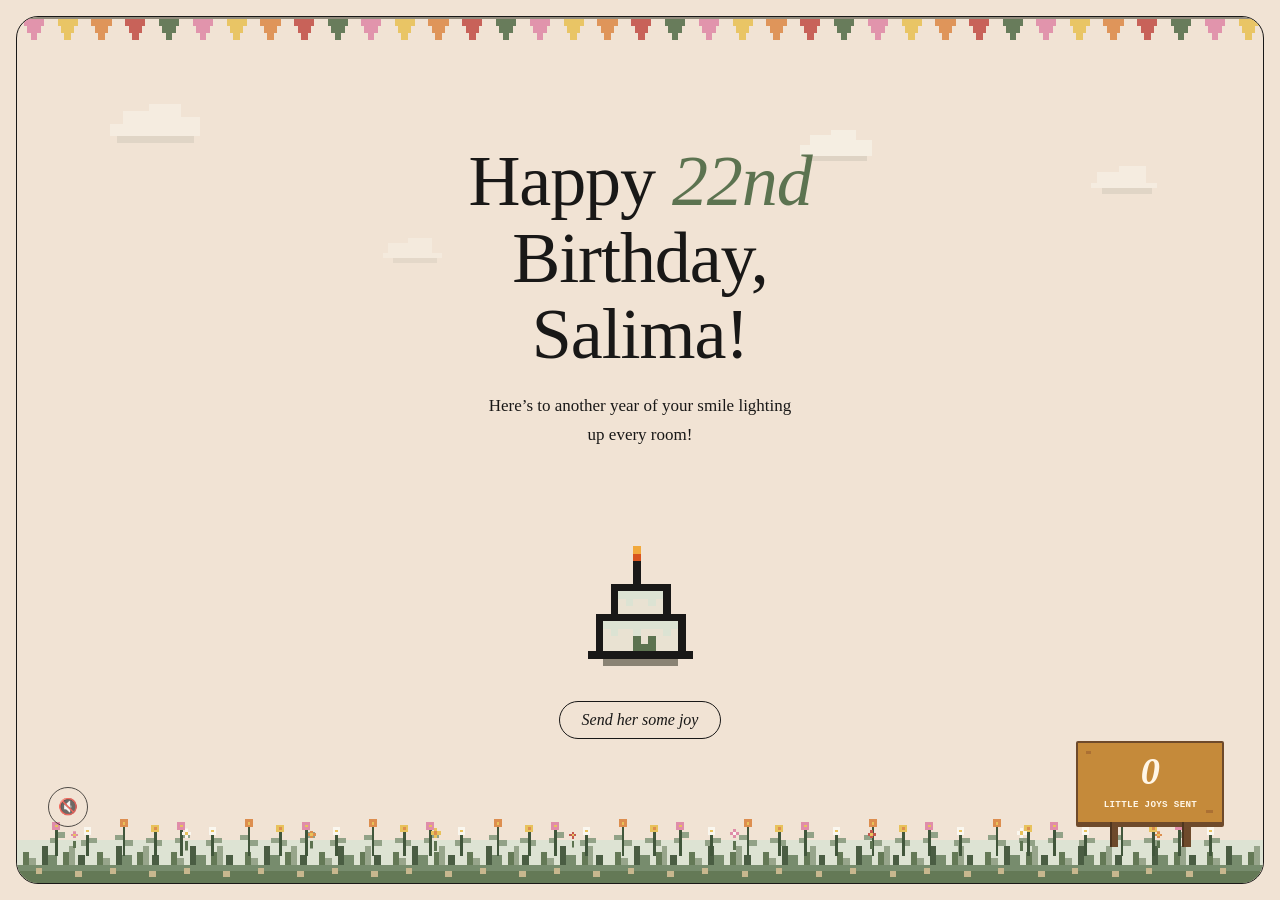
<file: salima22/index.html>
<!DOCTYPE html>
<html lang="en">
<head>
<meta charset="UTF-8">
<meta name="viewport" content="width=device-width, initial-scale=1.0">
<title>Happy 22nd Birthday, Salima</title>
<style>
  /* ------------------------------------------------------------------
     A birthday poster for Salima
     Cream stock, one ink, one accent — and a little pixel girl who
     starts perched on the headline, jumps down, and bounces around
     the bottom of the page.
  ------------------------------------------------------------------ */

  :root {
    --cream:  #F3EEE3;
    --paper:  #FAF7EF;
    --ink:    #191817;
    --tan:    #8A8374;
    --skin:   #D9AF8B;
    --blush:  #EBD3C3;
    --sage:   #5C7350;
    --sage-soft: #DCE3D3;
  }

  * { margin: 0; padding: 0; box-sizing: border-box; }

  /* the page never scrolls: the card is locked to the viewport and
     everything inside scales down to fit it */
  html, body {
    height: 100%;
    overflow: hidden;
    margin: 0;
  }

  body {
    background: var(--cream);
    color: var(--ink);
    font-family: Georgia, "Times New Roman", serif;
    padding: clamp(10px, 1.8vmin, 24px);
    -webkit-font-smoothing: antialiased;
    transition: background-color 1.2s ease;
  }

  /* The poster frame — exactly one viewport tall, no exceptions */
  .frame {
    position: relative;
    height: calc(100vh  - clamp(20px, 3.6vmin, 48px));
    height: calc(100dvh - clamp(20px, 3.6vmin, 48px)); /* mobile chrome safe */
    border: 1.5px solid var(--ink);
    border-radius: 22px;
    background: var(--cream);
    display: flex;
    flex-direction: column;
    align-items: center;
    justify-content: center;
    text-align: center;
    padding: clamp(16px, 3vh, 44px) clamp(20px, 6vw, 80px);
    padding-bottom: 17vh; /* the ground strip she wanders in — a fixed
                             share of the viewport, not added height */
    overflow: hidden;
    transition: background-color 1.2s ease;
  }

  /* Flat, paper-like sky tones selected from the visitor's local time. */
  body.sky-morning, .frame.sky-morning { background-color: #F6EDDD; }
  body.sky-day,     .frame.sky-day     { background-color: var(--cream); }
  body.sky-evening, .frame.sky-evening { background-color: #F1E3D4; }
  body.sky-night,   .frame.sky-night   { background-color: #E8E7DE; }

  main {
    display: flex;
    flex-direction: column;
    align-items: center;
    gap: clamp(8px, 2.2vh, 26px);
    width: 100%;
    max-width: 46ch;
    min-height: 0; /* let it compress inside the fixed-height frame */
    /* guaranteed sky above the headline so the perched sprite is never
       clipped by the frame's overflow on shorter (laptop) viewports */
    padding-top: clamp(40px, min(12vmin, 11vh), 120px);
    z-index: 2;   /* headline, cake, button always sit above the sprite */
    position: relative;
    pointer-events: none;
  }
  main .confetti-btn { pointer-events: auto; }

  h1 {
    font-weight: 500;
    /* vh-capped so short viewports shrink the headline instead of
       pushing content below the fold */
    font-size: clamp(28px, min(9.5vmin, 8vh), 76px);
    line-height: 1.06;
    letter-spacing: -0.015em;
  }

  h1 em {
    font-style: italic;
    color: var(--sage);
  }

  .sub {
    font-size: clamp(12px, min(1.8vw, 2.1vh), 17px);
    line-height: 1.7;
    max-width: 38ch;
  }

  /* ---- confetti button ---- */
  .confetti-btn {
    appearance: none;
    background: transparent;
    border: 1.5px solid var(--ink);
    border-radius: 999px;
    padding: clamp(6px, 1.1vh, 9px) 22px;
    font-family: Georgia, "Times New Roman", serif;
    font-style: italic;
    font-size: clamp(12px, min(1.7vw, 2vh), 16px);
    color: var(--ink);
    cursor: pointer;
    touch-action: manipulation;
    transition: color 0.18s ease, border-color 0.18s ease, background 0.18s ease, transform 0.12s ease;
  }
  .confetti-btn:hover {
    border-color: var(--sage);
    color: var(--sage);
    background: var(--sage-soft);
  }
  .confetti-btn:active { transform: translateY(1px); }
  .confetti-btn:focus-visible { outline: 2px solid var(--sage); outline-offset: 3px; }

  /* ---- planted pixel-garden joy counter ---- */
  .joy-counter {
    position: absolute;
    top: auto;
    right: clamp(18px, 3vw, 46px);
    bottom: clamp(38px, 6.2vh, 60px);
    min-width: clamp(108px, 12vw, 148px);
    padding: clamp(7px, 1vh, 10px) clamp(10px, 1vw, 14px) clamp(9px, 1.3vh, 13px);
    border: 2px solid #6E4A2B;
    border-bottom-width: 5px;
    border-radius: 2px;
    background: #C58A3A;
    text-align: center;
    z-index: 3;
    pointer-events: none;
    image-rendering: pixelated;
    overflow: visible;
  }
  .joy-counter__post {
    position: absolute;
    top: 100%;
    width: clamp(6px, .65vw, 9px);
    height: clamp(16px, 2.8vh, 27px);
    background: #6E4A2B;
    border-left: 2px solid #4E351F;
  }
  .joy-counter__post--left { left: 22%; }
  .joy-counter__post--right { right: 22%; }
  .joy-counter__knot {
    position: absolute;
    width: 5px;
    height: 3px;
    background: #A96E32;
    opacity: .9;
  }
  .joy-counter__knot--one { left: 8px; top: 8px; }
  .joy-counter__knot--two { right: 9px; bottom: 9px; width: 7px; }
  .joy-counter__suffix {
    display: block;
    font-family: "Courier New", Courier, monospace;
    color: #FFF6E7;
    font-weight: 700;
    letter-spacing: .035em;
    text-transform: uppercase;
  }
  .joy-counter__number {
    display: block;
    margin: 0 0 .24em;
    color: #FFF6E7;
    font-family: Georgia, "Times New Roman", serif;
    font-size: clamp(25px, min(3vw, 4.5vh), 39px);
    font-style: italic;
    font-weight: 600;
    font-variant-numeric: tabular-nums;
    line-height: 1;
    transform-origin: 50% 50%;
    position: relative;
    z-index: 1;
  }
  .joy-counter__number.bump { animation: joyBump .38s ease-out; }
  .joy-counter__suffix {
    font-size: clamp(8px, .72vw, 11px);
    line-height: 1.2;
    position: relative;
    z-index: 1;
  }
  @keyframes joyBump {
    0% { transform: scale(1); }
    45% { transform: scale(1.18); color: #FFE092; }
    100% { transform: scale(1); }
  }

  @media (max-width: 520px) {
    .frame { padding-left: 16px; padding-right: 16px; }
    .confetti-btn {
      min-height: 44px;
      padding-left: 20px;
      padding-right: 20px;
    }
    .joy-counter {
      top: auto;
      right: 13px;
      bottom: clamp(35px, 5.5vh, 45px);
      min-width: 100px;
      padding: 6px 8px 9px;
    }
  }

  /* Landscape phones and unusually short browser windows compress as a unit. */
  @media (max-height: 600px) {
    .frame {
      padding-top: 10px;
      padding-bottom: 15vh;
    }
    main {
      gap: 6px;
      padding-top: 24px;
    }
    h1 {
      font-size: clamp(24px, min(7vmin, 7vh), 48px);
      line-height: 1;
    }
    .sub {
      font-size: 11px;
      line-height: 1.35;
    }
    .cake {
      width: clamp(52px, min(12vmin, 12vh), 90px);
      margin-top: 16px;
    }
    .confetti-btn {
      min-height: 38px;
      padding: 5px 17px;
    }
    .walker { width: clamp(52px, min(18vmin, 12vh), 120px); }
    .joy-counter {
      bottom: 28px;
      min-width: 94px;
      padding: 5px 7px 7px;
    }
    .joy-counter__number { font-size: 23px; }
    .joy-counter__suffix { font-size: 7px; }
  }

  /* the sign wobbles on its posts whenever the number bumps */
  .joy-counter.wobble { animation: signWobble .5s ease-out; transform-origin: 50% 115%; }
  @keyframes signWobble {
    0% { transform: rotate(0deg); }
    28% { transform: rotate(1.7deg); }
    62% { transform: rotate(-1.2deg); }
    100% { transform: rotate(0deg); }
  }

  /* ---- sound toggle: opt-in, quiet corner button ---- */
  .sound-btn {
    position: absolute;
    left: clamp(14px, 2.4vw, 34px);
    bottom: clamp(38px, 6.2vh, 60px);
    z-index: 3;
    appearance: none;
    background: transparent;
    border: 1.5px solid var(--ink);
    border-radius: 999px;
    width: clamp(32px, 4.4vh, 40px);
    height: clamp(32px, 4.4vh, 40px);
    font-size: clamp(13px, 1.9vh, 16px);
    line-height: 1;
    color: var(--ink);
    cursor: pointer;
    opacity: .75;
    transition: opacity .18s ease, border-color .18s ease, background .18s ease;
  }
  .sound-btn:hover { opacity: 1; border-color: var(--sage); background: var(--sage-soft); }
  .sound-btn:focus-visible { outline: 2px solid var(--sage); outline-offset: 3px; }

  /* ---- her hidden note: click the pixel girl to read it ---- */
  .note-veil {
    position: fixed;
    inset: 0;
    z-index: 30;
    display: flex;
    align-items: center;
    justify-content: center;
    padding: 24px;
    background: rgba(25, 24, 23, 0.34);
    opacity: 0;
    visibility: hidden;
    transition: opacity .32s ease, visibility .32s;
  }
  .note-veil.open { opacity: 1; visibility: visible; }
  .note-card {
    background: var(--paper);
    border: 1.5px solid var(--ink);
    border-radius: 18px;
    max-width: 46ch;
    padding: clamp(24px, 5vh, 40px) clamp(22px, 5vw, 40px);
    text-align: center;
    transform: translateY(12px) scale(.97);
    transition: transform .32s cubic-bezier(0.22, 1, 0.36, 1);
  }
  .note-veil.open .note-card { transform: none; }
  .note-card h2 {
    font-style: italic;
    font-weight: 500;
    color: var(--sage);
    font-size: clamp(18px, 2.8vh, 25px);
    margin-bottom: .7em;
  }
  .note-card p {
    font-size: clamp(13px, 2vh, 16px);
    line-height: 1.8;
  }
  .note-card .note-sign {
    margin-top: 1em;
    font-style: italic;
    color: var(--tan);
  }
  .note-card .note-close { margin-top: 1.4em; }

  /* ---- stray petals drifting down every so often ---- */
  .petal {
    position: absolute;
    top: -14px;
    z-index: 1;
    pointer-events: none;
    image-rendering: pixelated;
    will-change: transform, opacity;
  }

  /* confetti pieces live here, above everything, ignoring clicks */
  .confetti-layer {
    position: fixed;
    inset: 0;
    overflow: hidden;
    pointer-events: none;
    z-index: 10;
  }
  .confetti-layer i {
    position: absolute;
    top: -16px;
    display: block;
    will-change: transform, opacity;
  }

  /* her shouted "Yayyy!" — bare letters, each louder than the last */
  .yay {
    position: absolute;
    z-index: 3;
    display: flex;
    align-items: flex-end;
    font-family: Georgia, "Times New Roman", serif;
    font-style: italic;
    font-size: clamp(14px, 2vw, 22px);
    color: var(--sage);
    white-space: nowrap;
    transform: translate(-50%, -100%);
    pointer-events: none;
  }
  .yay span { display: inline-block; line-height: 1; }

  /* the candle once she's blown it out */
  .cake.out .flame-a,
  .cake.out .flame-b { animation: none; visibility: hidden; }

  /* ---- pixel cake ---- */
  .cake {
    width: clamp(64px, min(16vmin, 15vh), 160px);
    /* headroom above the cake: she stands on the top tier during the
       intro, and her sprite must clear the subheading at every size */
    margin-top: clamp(36px, min(9vmin, 8.5vh), 88px);
  }
  .cake svg { display: block; width: 100%; height: auto; }

  /* short-lived blocky smoke wisps created when she blows the candle out */
  .candle-smoke {
    position: absolute;
    inset: 0;
    z-index: 3;
    pointer-events: none;
  }
  .smoke-pixel {
    position: absolute;
    width: clamp(4px, .55vmin, 7px);
    height: clamp(4px, .55vmin, 7px);
    background: #A9A397;
    opacity: 0;
    image-rendering: pixelated;
  }

  /* ---- ground texture: a low, layered pixel garden along the bottom ---- */
  .ground-grass {
    position: absolute;
    left: 0;
    right: 0;
    bottom: 0;
    height: clamp(24px, 4.8vh, 46px);
    background-color: #DCE3D3;
    background-image: url("data:image/svg+xml,%3Csvg%20xmlns='http://www.w3.org/2000/svg'%20viewBox='0%200%2024%2014'%20shape-rendering='crispEdges'%3E%3Crect%20x='0'%20y='10'%20width='24'%20height='4'%20fill='%235C7350'/%3E%3Crect%20x='0'%20y='8'%20width='24'%20height='2'%20fill='%23708768'/%3E%3Crect%20x='2'%20y='4'%20width='2'%20height='4'%20fill='%235C7350'/%3E%3Crect%20x='4'%20y='6'%20width='2'%20height='2'%20fill='%2392A287'/%3E%3Crect%20x='8'%20y='2'%20width='2'%20height='6'%20fill='%2341563B'/%3E%3Crect%20x='10'%20y='5'%20width='3'%20height='3'%20fill='%23708768'/%3E%3Crect%20x='15'%20y='4'%20width='2'%20height='4'%20fill='%235C7350'/%3E%3Crect%20x='17'%20y='2'%20width='2'%20height='6'%20fill='%2392A287'/%3E%3Crect%20x='20'%20y='5'%20width='2'%20height='3'%20fill='%2341563B'/%3E%3Crect%20x='6'%20y='9'%20width='2'%20height='2'%20fill='%23C6B58B'/%3E%3Crect%20x='19'%20y='10'%20width='2'%20height='2'%20fill='%23C6B58B'/%3E%3C/svg%3E");
    background-repeat: repeat-x;
    background-position: bottom left;
    background-size: auto 100%;
    image-rendering: pixelated;
    z-index: 0;
    opacity: 0.95;
    pointer-events: none;
    will-change: transform;
  }

  /* taller leaves and flower heads turn the strip into a little garden */
  .flowers {
    position: absolute;
    left: 0;
    right: 0;
    bottom: clamp(18px, 3.6vh, 34px);
    height: clamp(25px, 4.8vh, 46px);
    z-index: 0;
    pointer-events: none;
  }
  .flower {
    position: absolute;
    bottom: 0;
    width: clamp(10px, 1.7vh, 16px);
  }
  .flower svg { display: block; width: 100%; height: auto; }

  .garden-sprigs {
    position: absolute;
    left: 2%;
    right: 2%;
    bottom: clamp(15px, 3vh, 29px);
    height: clamp(24px, 5.2vh, 50px);
    background-image: url("data:image/svg+xml,%3Csvg%20xmlns='http://www.w3.org/2000/svg'%20viewBox='0%200%2048%2018'%20shape-rendering='crispEdges'%3E%3Cg%20fill='%2341563B'%3E%3Crect%20x='5'%20y='8'%20width='1'%20height='10'/%3E%3Crect%20x='17'%20y='10'%20width='1'%20height='8'/%3E%3Crect%20x='31'%20y='7'%20width='1'%20height='11'/%3E%3Crect%20x='43'%20y='9'%20width='1'%20height='9'/%3E%3C/g%3E%3Cg%20fill='%2392A287'%3E%3Crect%20x='3'%20y='11'%20width='2'%20height='2'/%3E%3Crect%20x='6'%20y='9'%20width='3'%20height='2'/%3E%3Crect%20x='15'%20y='12'%20width='2'%20height='2'/%3E%3Crect%20x='18'%20y='11'%20width='3'%20height='2'/%3E%3Crect%20x='28'%20y='10'%20width='3'%20height='2'/%3E%3Crect%20x='32'%20y='12'%20width='3'%20height='2'/%3E%3Crect%20x='40'%20y='11'%20width='3'%20height='2'/%3E%3Crect%20x='44'%20y='12'%20width='2'%20height='2'/%3E%3C/g%3E%3Crect%20x='4'%20y='5'%20width='3'%20height='3'%20fill='%23E08DA9'/%3E%3Crect%20x='16'%20y='7'%20width='3'%20height='3'%20fill='%23FAF7EF'/%3E%3Crect%20x='30'%20y='4'%20width='3'%20height='3'%20fill='%23DD8E4F'/%3E%3Crect%20x='42'%20y='6'%20width='3'%20height='3'%20fill='%23E8C25B'/%3E%3Crect%20x='5'%20y='6'%20width='1'%20height='1'%20fill='%23E8C25B'/%3E%3Crect%20x='17'%20y='8'%20width='1'%20height='1'%20fill='%23E8C25B'/%3E%3Crect%20x='31'%20y='5'%20width='1'%20height='1'%20fill='%23E8C25B'/%3E%3Crect%20x='43'%20y='7'%20width='1'%20height='1'%20fill='%23DD8E4F'/%3E%3C/svg%3E");
    background-repeat: repeat-x;
    background-position: bottom left;
    background-size: auto 100%;
    image-rendering: pixelated;
    z-index: 0;
    pointer-events: none;
    will-change: transform;
  }
  /* legacy inline guide is retained only as non-rendering source data */
  .garden-sprigs svg { display: none; }

  /* ---- quiet pixel sky: pale clouds, birds, and butterflies ---- */
  .cloud {
    position: absolute;
    width: clamp(54px, 8vw, 116px);
    opacity: 0.48;
    z-index: 0;
    pointer-events: none;
    image-rendering: pixelated;
  }
  .cloud svg { display: block; width: 100%; height: auto; }
  .cloud-one { top: clamp(34px, 9vh, 92px); left: 7%; animation: cloudDrift 22s ease-in-out infinite alternate; }
  .cloud-two { top: clamp(70px, 16vh, 160px); right: 8%; width: clamp(42px, 6vw, 86px); animation: cloudDrift 27s ease-in-out -9s infinite alternate-reverse; }
  .cloud-three { top: clamp(110px, 24vh, 230px); left: 29%; width: clamp(38px, 5.4vw, 78px); opacity: 0.36; animation: cloudDrift 31s ease-in-out -14s infinite alternate; }
  .cloud-four { top: clamp(48px, 12vh, 118px); right: 31%; width: clamp(46px, 6.4vw, 92px); opacity: 0.55; animation: cloudDrift 25s ease-in-out -5s infinite alternate-reverse; }
  @keyframes cloudDrift {
    from { transform: translateX(-1.4vw); }
    to   { transform: translateX(2.2vw); }
  }

  /* ---- pixel bunting: a string of colorful pennant flags along the top ---- */
  .bunting {
    position: absolute;
    top: -1px;
    left: 0;
    right: 0;
    height: clamp(16px, 3vh, 28px);
    background-image: url("data:image/svg+xml,%3Csvg%20xmlns='http://www.w3.org/2000/svg'%20viewBox='0%200%2050%208'%20shape-rendering='crispEdges'%3E%3Crect%20x='0'%20y='0'%20width='50'%20height='1'%20fill='%238A8374'/%3E%3Crect%20x='2'%20y='1'%20width='6'%20height='2'%20fill='%23E08DA9'/%3E%3Crect%20x='3'%20y='3'%20width='4'%20height='2'%20fill='%23E08DA9'/%3E%3Crect%20x='4'%20y='5'%20width='2'%20height='2'%20fill='%23E08DA9'/%3E%3Crect%20x='12'%20y='1'%20width='6'%20height='2'%20fill='%23E8C25B'/%3E%3Crect%20x='13'%20y='3'%20width='4'%20height='2'%20fill='%23E8C25B'/%3E%3Crect%20x='14'%20y='5'%20width='2'%20height='2'%20fill='%23E8C25B'/%3E%3Crect%20x='22'%20y='1'%20width='6'%20height='2'%20fill='%23DD8E4F'/%3E%3Crect%20x='23'%20y='3'%20width='4'%20height='2'%20fill='%23DD8E4F'/%3E%3Crect%20x='24'%20y='5'%20width='2'%20height='2'%20fill='%23DD8E4F'/%3E%3Crect%20x='32'%20y='1'%20width='6'%20height='2'%20fill='%23C4574E'/%3E%3Crect%20x='33'%20y='3'%20width='4'%20height='2'%20fill='%23C4574E'/%3E%3Crect%20x='34'%20y='5'%20width='2'%20height='2'%20fill='%23C4574E'/%3E%3Crect%20x='42'%20y='1'%20width='6'%20height='2'%20fill='%235C7350'/%3E%3Crect%20x='43'%20y='3'%20width='4'%20height='2'%20fill='%235C7350'/%3E%3Crect%20x='44'%20y='5'%20width='2'%20height='2'%20fill='%235C7350'/%3E%3C/svg%3E");
    background-repeat: repeat-x;
    background-position: top left;
    background-size: auto 100%;
    image-rendering: pixelated;
    z-index: 1;
    opacity: 0.92;
    pointer-events: none;
  }

  .sky-stars {
    position: absolute;
    inset: 0;
    z-index: 0;
    opacity: 0;
    transition: opacity 1.2s ease;
    pointer-events: none;
  }
  .sky-night .sky-stars { opacity: .5; }
  .sky-stars i {
    position: absolute;
    width: clamp(2px, .28vmin, 4px);
    height: clamp(2px, .28vmin, 4px);
    background: #C58A3A;
  }
  .sky-stars i:nth-child(1) { left: 18%; top: 14%; }
  .sky-stars i:nth-child(2) { left: 33%; top: 8%; }
  .sky-stars i:nth-child(3) { right: 27%; top: 13%; }
  .sky-stars i:nth-child(4) { right: 13%; top: 25%; }
  .sky-stars i:nth-child(5) { left: 11%; top: 31%; }
  .sky-stars i:nth-child(6) { right: 40%; top: 6%; }

  .butterfly {
    position: absolute;
    left: 0;
    width: clamp(12px, 1.8vw, 22px);
    z-index: 1;
    opacity: 0;
    pointer-events: none;
    image-rendering: pixelated;
  }
  .butterfly svg { display: block; width: 100%; height: auto; }
  .butterfly .wing-left { transform-origin: 55% 55%; animation: flutterLeft .42s steps(2) infinite; }
  .butterfly .wing-right { transform-origin: 45% 55%; animation: flutterRight .42s steps(2) infinite; }
  .butterfly-one { top: 20%; animation: butterflyOne 17s ease-in-out 2s infinite; }
  .butterfly-two { top: 30%; animation: butterflyTwo 21s ease-in-out -7s infinite; }
  @keyframes flutterLeft  { 50% { transform: scaleX(.45) rotate(8deg); } }
  @keyframes flutterRight { 50% { transform: scaleX(.45) rotate(-8deg); } }
  @keyframes butterflyOne {
    0%,12% { transform: translate(-8vw, 0); opacity: 0; }
    15% { opacity: .8; }
    30% { transform: translate(25vw, -3vh); }
    48% { transform: translate(51vw, 2vh); }
    65% { transform: translate(77vw, -4vh); opacity: .8; }
    72%,100% { transform: translate(108vw, 1vh); opacity: 0; }
  }
  @keyframes butterflyTwo {
    0%,18% { transform: translate(108vw, 0) scale(.8); opacity: 0; }
    21% { opacity: .65; }
    38% { transform: translate(76vw, 3vh) scale(.8); }
    54% { transform: translate(49vw, -2vh) scale(.8); }
    69% { transform: translate(23vw, 3vh) scale(.8); opacity: .65; }
    76%,100% { transform: translate(-8vw, -1vh) scale(.8); opacity: 0; }
  }

  /* ---- a small bird, occasionally crossing the top of the poster ---- */
  .bird {
    position: absolute;
    top: clamp(10px, 6vh, 54px);
    left: 0;
    width: clamp(20px, 3.6vh, 30px);
    z-index: 1; /* behind the headline, in front of the cream background */
    opacity: 0;
    animation: birdFly 18s ease-in-out infinite;
    pointer-events: none;
  }
  .bird svg { display: block; width: 100%; height: auto; }
  .bird-two {
    top: clamp(88px, 19vh, 180px);
    width: clamp(15px, 2.5vh, 22px);
    animation: birdFlyTwo 23s ease-in-out -11s infinite;
    opacity: 0;
  }
  @keyframes birdFly {
    /* uses vw/vh, not %, so the path spans the actual viewport
       regardless of the bird sprite's own (much smaller) size.
       A slow, gently wavy crossing — several waypoints bobbing up
       and down — rather than one straight, fast line. */
    0%   { transform: translate(-12vw, 0);     opacity: 0; }
    3%   { opacity: 0.75; }
    12%  { transform: translate(14vw, -1vh); }
    22%  { transform: translate(32vw, -5.5vh); }
    32%  { transform: translate(50vw, -1vh); }
    42%  { transform: translate(68vw, -5.5vh); }
    48%  { transform: translate(88vw, -1.5vh); opacity: 0.75; }
    50%  { transform: translate(108vw, -3vh);  opacity: 0; }
    100% { opacity: 0; transform: translate(-12vw, 0); }
  }
  @keyframes birdFlyTwo {
    0%,24% { transform: translate(108vw, 0) scale(.75); opacity: 0; }
    27% { opacity: .48; }
    40% { transform: translate(78vw, -2vh) scale(.75); }
    54% { transform: translate(52vw, 1vh) scale(.75); }
    68% { transform: translate(25vw, -2.5vh) scale(.75); opacity: .48; }
    76%,100% { transform: translate(-10vw, 0) scale(.75); opacity: 0; }
  }
  .bird .wing-a { animation: wingA 0.34s steps(1) infinite; }
  .bird .wing-b { animation: wingB 0.34s steps(1) infinite; }
  @keyframes wingA { 0%,100% { visibility: visible; } 50% { visibility: hidden; } }
  @keyframes wingB { 0%,49%  { visibility: hidden; } 50%,99% { visibility: visible; } }

  @media (prefers-reduced-motion: reduce) {
    .bird, .butterfly { animation: none; opacity: 0; }
    .cloud { animation: none; }
  }

  .flame-b { visibility: hidden; }
  .flicker .flame-a { animation: flickA 1.1s steps(1) infinite; }
  .flicker .flame-b { animation: flickB 1.1s steps(1) infinite; }
  @keyframes flickA { 0%,100% { visibility: visible; } 55% { visibility: hidden; } }
  @keyframes flickB { 0%,54%  { visibility: hidden; } 55%,99% { visibility: visible; } }

  /* ---- the pixel girl ---- */
  /* positioned by JS: translate() moves her bottom-center to a target */
  .walker {
    position: absolute;
    left: 0;
    top: 0;
    /* capped by viewport height so she fits inside the 17vh ground strip */
    width: clamp(64px, min(22vmin, 13vh), 196px);
    transform-origin: 50% 100%;
    will-change: transform;
    pointer-events: none;
    z-index: 1;   /* above the frame background, below <main> */
    /* opacity (not visibility) hides her until JS places her: children
       with explicit `visibility: visible` (the leg pose groups) can
       override an inherited `visibility: hidden`, which leaked a stray
       legs sprite at the walker's default 0,0 spot — opacity cannot be
       overridden by descendants */
    opacity: 0;
  }
  .walker.ready { opacity: 1; pointer-events: auto; cursor: pointer; }
  .walker svg { display: block; width: 100%; height: auto; }

  .facing { transform-origin: 50% 50%; }

  /* squash & stretch container (JS toggles) */
  .squash { transform-origin: 50% 100%; }

  /* the bouquet twinkle: hidden by default, popped by JS every few clicks */
  .sparkle {
    opacity: 0;
    transform-box: fill-box;
    transform-origin: center;
  }
  .sparkle.show { animation: sparklePop 0.75s ease-out; }
  @keyframes sparklePop {
    0%   { opacity: 0; transform: scale(0.2) rotate(0deg); }
    30%  { opacity: 1; transform: scale(1.3) rotate(8deg); }
    60%  { opacity: 1; transform: scale(1) rotate(0deg); }
    100% { opacity: 0; transform: scale(0.5) rotate(-6deg); }
  }

  /* sprite poses — JS swaps these classes on .pose */
  .legs-stride, .legs-together, .legs-sit { visibility: hidden; }
  .pose.is-sit   .legs-sit      { visibility: visible; }
  .pose.is-air   .legs-together { visibility: visible; }
  .pose.is-stand .legs-stride   { visibility: visible; }
  /* alternating feet while bouncing around */
  .pose.is-bounce .legs-stride   { animation: stepA 0.5s steps(1) infinite; }
  .pose.is-bounce .legs-together { animation: stepB 0.5s steps(1) infinite; }
  @keyframes stepA { 0%,100% { visibility: visible; } 50% { visibility: hidden; } }
  @keyframes stepB { 0%,49%  { visibility: hidden; } 50%,99% { visibility: visible; } }

  /* ---- entrance: quiet staggered rise ---- */
  @media (prefers-reduced-motion: no-preference) {
    .rise {
      opacity: 0;
      transform: translateY(14px);
      animation: rise 0.9s cubic-bezier(0.22, 1, 0.36, 1) forwards;
    }
    .rise.d1 { animation-delay: 0.10s; }
    .rise.d2 { animation-delay: 0.35s; }
    .rise.d3 { animation-delay: 0.60s; }
    @keyframes rise { to { opacity: 1; transform: translateY(0); } }
  }

  @media (prefers-reduced-motion: reduce) {
    .flicker .flame-a, .flicker .flame-b,
    .pose.is-bounce .legs-stride, .pose.is-bounce .legs-together { animation: none; }
  }
</style>
</head>
<body>

  <div class="frame" id="frame">
    <aside class="joy-counter" aria-label="Joy sent counter">
      <i class="joy-counter__post joy-counter__post--left" aria-hidden="true"></i>
      <i class="joy-counter__post joy-counter__post--right" aria-hidden="true"></i>
      <i class="joy-counter__knot joy-counter__knot--one" aria-hidden="true"></i>
      <i class="joy-counter__knot joy-counter__knot--two" aria-hidden="true"></i>
      <strong class="joy-counter__number" id="joyCount" aria-live="polite">0</strong>
      <span class="joy-counter__suffix" id="joyCountSuffix">little joys sent</span>
    </aside>
    <button class="sound-btn" id="soundBtn" type="button" aria-pressed="false" aria-label="Turn sound on">&#128263;</button>
    <div class="bunting" aria-hidden="true"></div>
    <div class="sky-stars" aria-hidden="true"><i></i><i></i><i></i><i></i><i></i><i></i></div>
    <div class="candle-smoke" id="candleSmoke" aria-hidden="true"></div>
    <div class="ground-grass" aria-hidden="true"></div>

    <div class="garden-sprigs" aria-hidden="true">
      <svg viewBox="0 0 120 16" preserveAspectRatio="none" xmlns="http://www.w3.org/2000/svg" shape-rendering="crispEdges">
        <!-- alternating leaf clusters, tiny tulips, and soft garden mounds -->
        <g fill="#41563B">
          <rect x="5" y="8" width="1" height="8"/><rect x="4" y="9" width="1" height="3"/><rect x="6" y="7" width="2" height="2"/>
          <rect x="20" y="10" width="1" height="6"/><rect x="18" y="11" width="2" height="2"/><rect x="21" y="9" width="2" height="2"/>
          <rect x="38" y="7" width="1" height="9"/><rect x="36" y="9" width="2" height="2"/><rect x="39" y="10" width="2" height="2"/>
          <rect x="62" y="9" width="1" height="7"/><rect x="60" y="10" width="2" height="2"/><rect x="63" y="8" width="2" height="2"/>
          <rect x="84" y="8" width="1" height="8"/><rect x="82" y="9" width="2" height="2"/><rect x="85" y="10" width="2" height="2"/>
          <rect x="105" y="9" width="1" height="7"/><rect x="103" y="11" width="2" height="2"/><rect x="106" y="8" width="2" height="2"/>
        </g>
        <g fill="#92A287">
          <rect x="11" y="11" width="5" height="5"/><rect x="14" y="9" width="4" height="7"/>
          <rect x="27" y="12" width="8" height="4"/><rect x="30" y="10" width="3" height="6"/>
          <rect x="46" y="11" width="7" height="5"/><rect x="49" y="9" width="3" height="7"/>
          <rect x="69" y="12" width="8" height="4"/><rect x="72" y="10" width="3" height="6"/>
          <rect x="91" y="11" width="7" height="5"/><rect x="94" y="9" width="3" height="7"/>
          <rect x="111" y="12" width="7" height="4"/>
        </g>
        <g>
          <rect x="5" y="5" width="2" height="2" fill="#E8C25B"/>
          <rect x="20" y="7" width="2" height="2" fill="#E08DA9"/>
          <rect x="37" y="4" width="3" height="3" fill="#DD8E4F"/>
          <rect x="61" y="6" width="3" height="3" fill="#FAF7EF"/>
          <rect x="83" y="5" width="3" height="3" fill="#C4574E"/>
          <rect x="104" y="6" width="3" height="3" fill="#E08DA9"/>
        </g>
      </svg>
    </div>

    <div class="cloud cloud-one" aria-hidden="true">
      <svg viewBox="0 0 16 7" xmlns="http://www.w3.org/2000/svg" shape-rendering="crispEdges">
        <rect x="3" y="2" width="5" height="4" fill="#FAF7EF"/><rect x="7" y="1" width="5" height="5" fill="#FAF7EF"/>
        <rect x="11" y="3" width="4" height="3" fill="#FAF7EF"/><rect x="1" y="4" width="14" height="2" fill="#FAF7EF"/>
        <rect x="2" y="6" width="12" height="1" fill="#CFC7B7"/>
      </svg>
    </div>
    <div class="cloud cloud-two" aria-hidden="true">
      <svg viewBox="0 0 14 6" xmlns="http://www.w3.org/2000/svg" shape-rendering="crispEdges">
        <rect x="2" y="2" width="5" height="3" fill="#FAF7EF"/><rect x="6" y="1" width="5" height="4" fill="#FAF7EF"/>
        <rect x="1" y="4" width="12" height="1" fill="#FAF7EF"/><rect x="3" y="5" width="9" height="1" fill="#CFC7B7"/>
      </svg>
    </div>
    <div class="cloud cloud-three" aria-hidden="true">
      <svg viewBox="0 0 14 6" xmlns="http://www.w3.org/2000/svg" shape-rendering="crispEdges">
        <rect x="2" y="2" width="5" height="3" fill="#FAF7EF"/><rect x="6" y="1" width="5" height="4" fill="#FAF7EF"/>
        <rect x="1" y="4" width="12" height="1" fill="#FAF7EF"/><rect x="3" y="5" width="9" height="1" fill="#CFC7B7"/>
      </svg>
    </div>
    <div class="cloud cloud-four" aria-hidden="true">
      <svg viewBox="0 0 16 7" xmlns="http://www.w3.org/2000/svg" shape-rendering="crispEdges">
        <rect x="3" y="2" width="5" height="4" fill="#FAF7EF"/><rect x="7" y="1" width="5" height="5" fill="#FAF7EF"/>
        <rect x="11" y="3" width="4" height="3" fill="#FAF7EF"/><rect x="1" y="4" width="14" height="2" fill="#FAF7EF"/>
        <rect x="2" y="6" width="12" height="1" fill="#CFC7B7"/>
      </svg>
    </div>

    <div class="butterfly butterfly-one" aria-hidden="true">
      <svg viewBox="0 0 7 6" xmlns="http://www.w3.org/2000/svg" shape-rendering="crispEdges">
        <g class="wing-left" fill="#E08DA9"><rect x="0" y="1" width="3" height="2"/><rect x="1" y="3" width="2" height="2"/></g>
        <g class="wing-right" fill="#E8C25B"><rect x="4" y="1" width="3" height="2"/><rect x="4" y="3" width="2" height="2"/></g>
        <rect x="3" y="1" width="1" height="4" fill="#191817"/>
      </svg>
    </div>
    <div class="butterfly butterfly-two" aria-hidden="true">
      <svg viewBox="0 0 7 6" xmlns="http://www.w3.org/2000/svg" shape-rendering="crispEdges">
        <g class="wing-left" fill="#DD8E4F"><rect x="0" y="1" width="3" height="2"/><rect x="1" y="3" width="2" height="2"/></g>
        <g class="wing-right" fill="#C4574E"><rect x="4" y="1" width="3" height="2"/><rect x="4" y="3" width="2" height="2"/></g>
        <rect x="3" y="1" width="1" height="4" fill="#191817"/>
      </svg>
    </div>

    <div class="flowers" aria-hidden="true">
      <div class="flower" style="left:4%; transform: scale(0.8)">
        <svg viewBox="0 0 5 7" xmlns="http://www.w3.org/2000/svg" shape-rendering="crispEdges">
          <rect x="2" y="4" width="1" height="3" fill="#5C7350"/>
          <rect x="2" y="0" width="1" height="1" fill="#E08DA9"/>
          <rect x="1" y="1" width="1" height="1" fill="#E08DA9"/>
          <rect x="2" y="1" width="1" height="1" fill="#E8C25B"/>
          <rect x="3" y="1" width="1" height="1" fill="#E08DA9"/>
          <rect x="2" y="2" width="1" height="1" fill="#E08DA9"/>
        </svg>
      </div>
      <div class="flower" style="left:13%; transform: scale(1.05)">
        <svg viewBox="0 0 5 7" xmlns="http://www.w3.org/2000/svg" shape-rendering="crispEdges">
          <rect x="2" y="4" width="1" height="3" fill="#5C7350"/>
          <rect x="2" y="0" width="1" height="1" fill="#FAF7EF"/>
          <rect x="1" y="1" width="1" height="1" fill="#FAF7EF"/>
          <rect x="2" y="1" width="1" height="1" fill="#E8C25B"/>
          <rect x="3" y="1" width="1" height="1" fill="#FAF7EF"/>
          <rect x="2" y="2" width="1" height="1" fill="#FAF7EF"/>
        </svg>
      </div>
      <div class="flower" style="left:23%; transform: scale(0.85)">
        <svg viewBox="0 0 5 7" xmlns="http://www.w3.org/2000/svg" shape-rendering="crispEdges">
          <rect x="2" y="4" width="1" height="3" fill="#5C7350"/>
          <rect x="2" y="0" width="1" height="1" fill="#DD8E4F"/>
          <rect x="1" y="1" width="1" height="1" fill="#DD8E4F"/>
          <rect x="2" y="1" width="1" height="1" fill="#E8C25B"/>
          <rect x="3" y="1" width="1" height="1" fill="#DD8E4F"/>
          <rect x="2" y="2" width="1" height="1" fill="#DD8E4F"/>
        </svg>
      </div>
      <div class="flower" style="left:33%; transform: scale(1.1)">
        <svg viewBox="0 0 5 7" xmlns="http://www.w3.org/2000/svg" shape-rendering="crispEdges">
          <rect x="2" y="4" width="1" height="3" fill="#5C7350"/>
          <rect x="2" y="0" width="1" height="1" fill="#E8C25B"/>
          <rect x="1" y="1" width="1" height="1" fill="#E8C25B"/>
          <rect x="2" y="1" width="1" height="1" fill="#DD8E4F"/>
          <rect x="3" y="1" width="1" height="1" fill="#E8C25B"/>
          <rect x="2" y="2" width="1" height="1" fill="#E8C25B"/>
        </svg>
      </div>
      <div class="flower" style="left:44%; transform: scale(0.75)">
        <svg viewBox="0 0 5 7" xmlns="http://www.w3.org/2000/svg" shape-rendering="crispEdges">
          <rect x="2" y="4" width="1" height="3" fill="#5C7350"/>
          <rect x="2" y="0" width="1" height="1" fill="#C4574E"/>
          <rect x="1" y="1" width="1" height="1" fill="#C4574E"/>
          <rect x="2" y="1" width="1" height="1" fill="#E8C25B"/>
          <rect x="3" y="1" width="1" height="1" fill="#C4574E"/>
          <rect x="2" y="2" width="1" height="1" fill="#C4574E"/>
        </svg>
      </div>
      <div class="flower" style="left:57%; transform: scale(1)">
        <svg viewBox="0 0 5 7" xmlns="http://www.w3.org/2000/svg" shape-rendering="crispEdges">
          <rect x="2" y="4" width="1" height="3" fill="#5C7350"/>
          <rect x="2" y="0" width="1" height="1" fill="#E08DA9"/>
          <rect x="1" y="1" width="1" height="1" fill="#E08DA9"/>
          <rect x="2" y="1" width="1" height="1" fill="#FAF7EF"/>
          <rect x="3" y="1" width="1" height="1" fill="#E08DA9"/>
          <rect x="2" y="2" width="1" height="1" fill="#E08DA9"/>
        </svg>
      </div>
      <div class="flower" style="left:68%; transform: scale(0.9)">
        <svg viewBox="0 0 5 7" xmlns="http://www.w3.org/2000/svg" shape-rendering="crispEdges">
          <rect x="2" y="4" width="1" height="3" fill="#5C7350"/>
          <rect x="2" y="0" width="1" height="1" fill="#C4574E"/>
          <rect x="1" y="1" width="1" height="1" fill="#C4574E"/>
          <rect x="2" y="1" width="1" height="1" fill="#E8C25B"/>
          <rect x="3" y="1" width="1" height="1" fill="#C4574E"/>
          <rect x="2" y="2" width="1" height="1" fill="#C4574E"/>
        </svg>
      </div>
      <div class="flower" style="left:80%; transform: scale(1.1)">
        <svg viewBox="0 0 5 7" xmlns="http://www.w3.org/2000/svg" shape-rendering="crispEdges">
          <rect x="2" y="4" width="1" height="3" fill="#5C7350"/>
          <rect x="2" y="0" width="1" height="1" fill="#FAF7EF"/>
          <rect x="1" y="1" width="1" height="1" fill="#FAF7EF"/>
          <rect x="2" y="1" width="1" height="1" fill="#E8C25B"/>
          <rect x="3" y="1" width="1" height="1" fill="#FAF7EF"/>
          <rect x="2" y="2" width="1" height="1" fill="#FAF7EF"/>
        </svg>
      </div>
      <div class="flower" style="left:91%; transform: scale(0.8)">
        <svg viewBox="0 0 5 7" xmlns="http://www.w3.org/2000/svg" shape-rendering="crispEdges">
          <rect x="2" y="4" width="1" height="3" fill="#5C7350"/>
          <rect x="2" y="0" width="1" height="1" fill="#DD8E4F"/>
          <rect x="1" y="1" width="1" height="1" fill="#DD8E4F"/>
          <rect x="2" y="1" width="1" height="1" fill="#E8C25B"/>
          <rect x="3" y="1" width="1" height="1" fill="#DD8E4F"/>
          <rect x="2" y="2" width="1" height="1" fill="#DD8E4F"/>
        </svg>
      </div>
    </div>

    <div class="bird" aria-hidden="true">
      <svg viewBox="0 0 7 5" xmlns="http://www.w3.org/2000/svg" shape-rendering="crispEdges">
        <rect x="1" y="1" width="1" height="1" fill="#191817"/>
        <rect x="2" y="2" width="3" height="1" fill="#191817"/>
        <rect x="5" y="1" width="1" height="1" fill="#191817"/>
        <g class="wing-a"><rect x="3" y="1" width="1" height="1" fill="#191817"/></g>
        <g class="wing-b"><rect x="3" y="3" width="1" height="1" fill="#191817"/></g>
      </svg>
    </div>
    <div class="bird bird-two" aria-hidden="true">
      <svg viewBox="0 0 7 5" xmlns="http://www.w3.org/2000/svg" shape-rendering="crispEdges">
        <rect x="1" y="1" width="1" height="1" fill="#5C7350"/>
        <rect x="2" y="2" width="3" height="1" fill="#5C7350"/>
        <rect x="5" y="1" width="1" height="1" fill="#5C7350"/>
        <g class="wing-a"><rect x="3" y="1" width="1" height="1" fill="#5C7350"/></g>
        <g class="wing-b"><rect x="3" y="3" width="1" height="1" fill="#5C7350"/></g>
      </svg>
    </div>

    <main>
      <h1 class="rise d1"><span id="happyWord">Happy</span> <em>22nd</em> Birthday, Salima!</h1>

      <p class="sub rise d2">Here&rsquo;s to another year of your smile lighting up every&nbsp;room!</p>

      <!-- pixel cake, drawn on an 18x18 grid -->
      <div class="cake flicker rise d3" id="cake" role="img" aria-label="Pixel-art birthday cake with one lit candle">
        <svg viewBox="0 0 18 18" xmlns="http://www.w3.org/2000/svg" shape-rendering="crispEdges">
          <g class="flame-a">
            <rect x="8" y="0" width="1" height="1" fill="#F2A93C"/>
            <rect x="8" y="1" width="1" height="1" fill="#D8541F"/>
          </g>
          <g class="flame-b">
            <rect x="9" y="0" width="1" height="1" fill="#F2A93C"/>
            <rect x="8" y="1" width="1" height="1" fill="#D8541F"/>
          </g>
          <rect x="8" y="2" width="1" height="3" fill="#191817"/>
          <rect x="5" y="5" width="8" height="1" fill="#191817"/>
          <rect x="5" y="6" width="1" height="3" fill="#191817"/>
          <rect x="12" y="6" width="1" height="3" fill="#191817"/>
          <rect x="6" y="6" width="6" height="1" fill="#DCE3D3"/>
          <rect x="6" y="7" width="6" height="2" fill="#E9E2D2"/>
          <rect x="7" y="7" width="1" height="1" fill="#DCE3D3"/>
          <rect x="10" y="7" width="1" height="1" fill="#DCE3D3"/>
          <rect x="3" y="9" width="12" height="1" fill="#191817"/>
          <rect x="3" y="10" width="1" height="4" fill="#191817"/>
          <rect x="14" y="10" width="1" height="4" fill="#191817"/>
          <rect x="4" y="10" width="10" height="1" fill="#DCE3D3"/>
          <rect x="4" y="11" width="10" height="3" fill="#E9E2D2"/>
          <rect x="5" y="11" width="1" height="1" fill="#DCE3D3"/>
          <rect x="8" y="11" width="1" height="1" fill="#DCE3D3"/>
          <rect x="12" y="11" width="1" height="1" fill="#DCE3D3"/>
          <rect x="8" y="12" width="1" height="1" fill="#5C7350"/>
          <rect x="10" y="12" width="1" height="1" fill="#5C7350"/>
          <rect x="8" y="13" width="3" height="1" fill="#5C7350"/>
          <rect x="2" y="14" width="14" height="1" fill="#191817"/>
          <rect x="4" y="15" width="10" height="1" fill="#8A8374"/>
        </svg>
      </div>

      <button class="confetti-btn rise d3" id="confettiBtn" type="button">Send her some joy</button>
    </main>

    <!-- the pixel girl -->
    <div class="walker" id="walker" aria-hidden="true">
      <div class="facing" id="facing">
        <div class="squash" id="squash">
          <div class="pose is-sit" id="pose">
            <!-- 20 x 22 chibi sprite: denser grid keeps the face readable at 60–100px -->
            <svg viewBox="0 0 20 22" xmlns="http://www.w3.org/2000/svg" shape-rendering="crispEdges">
              <!-- dusty-coral hijab: colorful, warm, and distinct from the green garden -->
              <g aria-label="dusty coral hijab">
                <rect x="5" y="0" width="8" height="1" fill="#B96668"/>
                <rect x="3" y="1" width="12" height="2" fill="#B96668"/>
                <rect x="2" y="3" width="14" height="5" fill="#B96668"/>
                <rect x="3" y="8" width="12" height="2" fill="#B96668"/>
                <rect x="4" y="10" width="10" height="2" fill="#B96668"/>
                <!-- soft fabric highlight and deeper fold -->
                <rect x="4" y="1" width="7" height="1" fill="#D98B82"/>
                <rect x="3" y="3" width="2" height="5" fill="#D98B82"/>
                <rect x="13" y="3" width="2" height="6" fill="#85494D"/>
                <rect x="4" y="9" width="2" height="3" fill="#D98B82"/>
                <rect x="12" y="9" width="2" height="3" fill="#85494D"/>
              </g>

              <!-- warm front-facing face, fully enclosed by the hijab -->
              <rect x="5" y="3" width="8" height="5" fill="#D9AF8B"/>
              <rect x="6" y="8" width="6" height="1" fill="#D9AF8B"/>
              <rect x="5" y="4" width="1" height="3" fill="#E7C29F"/>
              <rect x="12" y="4" width="1" height="3" fill="#BE8F6D"/>

              <!-- large, separate rectangular glasses with a clear bridge -->
              <g fill="#191817" aria-label="black glasses">
                <rect x="4" y="3" width="4" height="1"/>
                <rect x="4" y="6" width="4" height="1"/>
                <rect x="4" y="3" width="1" height="4"/>
                <rect x="7" y="3" width="1" height="4"/>
                <rect x="10" y="3" width="4" height="1"/>
                <rect x="10" y="6" width="4" height="1"/>
                <rect x="10" y="3" width="1" height="4"/>
                <rect x="13" y="3" width="1" height="4"/>
                <rect x="8" y="4" width="2" height="1"/>
              </g>
              <!-- bright eyes visible inside the lenses -->
              <rect x="6" y="4" width="1" height="1" fill="#191817"/>
              <rect x="11" y="4" width="1" height="1" fill="#191817"/>
              <rect x="6" y="5" width="1" height="1" fill="#FAF7EF"/>
              <rect x="11" y="5" width="1" height="1" fill="#FAF7EF"/>
              <!-- blush and a stepped, happy smile -->
              <rect x="5" y="7" width="1" height="1" fill="#C98278"/>
              <rect x="12" y="7" width="1" height="1" fill="#C98278"/>
              <rect x="7" y="7" width="1" height="1" fill="#7B463A"/>
              <rect x="10" y="7" width="1" height="1" fill="#7B463A"/>
              <rect x="8" y="8" width="2" height="1" fill="#7B463A"/>

              <!-- golden-ochre robe: base, sunny highlight, and warm shadow folds -->
              <rect x="5" y="11" width="8" height="2" fill="#C58A3A"/>
              <rect x="4" y="13" width="10" height="3" fill="#C58A3A"/>
              <rect x="3" y="16" width="12" height="3" fill="#C58A3A"/>
              <rect x="2" y="19" width="14" height="1" fill="#C58A3A"/>
              <rect x="5" y="12" width="2" height="7" fill="#DDAE5A"/>
              <rect x="7" y="12" width="1" height="7" fill="#F0C978"/>
              <rect x="12" y="12" width="2" height="7" fill="#8E5D2F"/>
              <rect x="3" y="18" width="12" height="1" fill="#A96E32"/>
              <rect x="2" y="19" width="14" height="1" fill="#8E5D2F"/>

              <!-- relaxed left sleeve and hand -->
              <rect x="3" y="12" width="2" height="4" fill="#8E5D2F"/>
              <rect x="3" y="16" width="2" height="1" fill="#D9AF8B"/>
              <!-- raised right sleeve and hand holding the bouquet -->
              <rect x="14" y="11" width="2" height="4" fill="#8E5D2F"/>
              <rect x="15" y="9" width="1" height="3" fill="#D9AF8B"/>
              <rect x="16" y="8" width="1" height="2" fill="#D9AF8B"/>

              <!-- bouquet: leafy stems and five colorful pixel blooms -->
              <g aria-label="colorful flower bouquet">
                <rect x="16" y="6" width="1" height="3" fill="#41563B"/>
                <rect x="17" y="5" width="1" height="4" fill="#5C7350"/>
                <rect x="18" y="6" width="1" height="3" fill="#41563B"/>
                <rect x="15" y="5" width="2" height="1" fill="#708768"/>
                <rect x="18" y="5" width="2" height="1" fill="#708768"/>
                <rect x="15" y="3" width="2" height="2" fill="#E08DA9"/>
                <rect x="17" y="2" width="2" height="2" fill="#E8C25B"/>
                <rect x="18" y="4" width="2" height="2" fill="#DD8E4F"/>
                <rect x="15" y="5" width="2" height="2" fill="#C4574E"/>
                <rect x="16" y="4" width="2" height="2" fill="#FAF7EF"/>
                <rect x="16" y="4" width="1" height="1" fill="#E8C25B"/>
              </g>

              <!-- legs retain the original pose hooks used by the animation code -->
              <g class="legs-stride" fill="#191817">
                <rect x="5" y="20" width="2" height="1"/>
                <rect x="11" y="20" width="2" height="1"/>
                <rect x="4" y="21" width="3" height="1"/>
                <rect x="11" y="21" width="4" height="1"/>
              </g>
              <g class="legs-together" fill="#191817">
                <rect x="7" y="20" width="2" height="1"/>
                <rect x="10" y="20" width="2" height="1"/>
                <rect x="6" y="21" width="3" height="1"/>
                <rect x="10" y="21" width="3" height="1"/>
              </g>
              <g class="legs-sit" fill="#191817">
                <rect x="10" y="20" width="2" height="1"/>
                <rect x="13" y="20" width="2" height="1"/>
                <rect x="10" y="21" width="3" height="1"/>
                <rect x="13" y="21" width="4" height="1"/>
              </g>

              <!-- reward twinkle, kept on the same id/class used by button clicks -->
              <g id="sparkle" class="sparkle" fill="#FAF7EF">
                <rect x="18" y="0" width="1" height="1"/>
                <rect x="17" y="1" width="1" height="1"/>
                <rect x="19" y="1" width="1" height="1"/>
                <rect x="18" y="2" width="1" height="1"/>
              </g>
            </svg>
          </div>
        </div>
      </div>
    </div>
  </div>

  <!-- her hidden note — opens when the pixel girl is clicked -->
  <div class="note-veil" id="noteVeil" role="dialog" aria-modal="true" aria-label="A note for Salima">
    <div class="note-card">
      <h2>A note to this bubbly little character</h2>
      <!-- ============ EDIT YOUR PERSONAL MESSAGE HERE ============ -->
      <p>It's hard to believe you are turning 22 already Mamaii. Thank you
         for being such a warm presence in my life and for the color you
         bring to my ordinary days. I hope this year returns to you every
         joy you give to me and to everyone fortunate enough to be around
         you :)</p>
      <!-- ========================================================== -->
      <button class="confetti-btn note-close" id="noteClose" type="button">Close</button>
    </div>
  </div>

  <div class="confetti-layer" id="confettiLayer" aria-hidden="true"></div>

<script>
(function () {
  /* ================= confetti ================= */
  var layer  = document.getElementById('confettiLayer');
  var button = document.getElementById('confettiBtn');
  /* festive palette: the bouquet/flower colors, with a little sage and cream */
  var colors = ['#E08DA9', '#E8C25B', '#DD8E4F', '#C4574E', '#5C7350', '#FAF7EF', '#EBD3C3'];
  var reduce = window.matchMedia('(prefers-reduced-motion: reduce)').matches;

  var excited = false; /* set on button click, consumed by her loop */

  function makePiece() {
    var piece = document.createElement('i');
    var size  = 4 + Math.random() * 6;
    var tall  = Math.random() < 0.35;
    piece.style.width  = size + 'px';
    piece.style.height = (tall ? size * 2.4 : size) + 'px';
    piece.style.background = colors[Math.floor(Math.random() * colors.length)];
    layer.appendChild(piece);
    return piece;
  }

  function removeOnFinish(anim, el) {
    anim.onfinish = function () { el.remove(); };
  }

  /* rain from the top of the viewport (button press) */
  function burst() {
    if (reduce) return;
    var vw = window.innerWidth, vh = window.innerHeight;
    for (var i = 0; i < 70; i++) {
      var piece = makePiece();
      piece.style.left = (Math.random() * 100) + '%';

      var drift = (Math.random() - 0.5) * vw * 0.28;
      var fall  = vh * (0.55 + Math.random() * 0.5);
      var spin  = (Math.random() - 0.5) * 720;

      removeOnFinish(piece.animate([
        { transform: 'translate(0,0) rotate(0deg)', opacity: 1 },
        { transform: 'translate(' + drift * 0.6 + 'px,' + fall * 0.7 + 'px) rotate(' + spin * 0.7 + 'deg)', opacity: 1, offset: 0.7 },
        { transform: 'translate(' + drift + 'px,' + fall + 'px) rotate(' + spin + 'deg)', opacity: 0 }
      ], { duration: 1600 + Math.random() * 1400, delay: Math.random() * 350,
           easing: 'cubic-bezier(0.25,0.4,0.6,1)', fill: 'forwards' }), piece);
    }
  }

  /* a little pop from a point (her landing), viewport coords */
  function burstAt(x, y, count) {
    if (reduce) return;
    for (var i = 0; i < count; i++) {
      var piece = makePiece();
      piece.style.left = x + 'px';
      piece.style.top  = y + 'px';

      var vx   = (Math.random() - 0.5) * 320;
      var up   = -(30 + Math.random() * 130);
      var down = 120 + Math.random() * 180;
      var spin = (Math.random() - 0.5) * 540;

      removeOnFinish(piece.animate([
        { transform: 'translate(0,0) rotate(0deg)', opacity: 1,
          easing: 'cubic-bezier(0.15,0.6,0.4,1)' },
        { transform: 'translate(' + vx * 0.7 + 'px,' + up + 'px) rotate(' + spin * 0.5 + 'deg)', opacity: 1, offset: 0.4,
          easing: 'cubic-bezier(0.5,0,0.8,0.6)' },
        { transform: 'translate(' + vx + 'px,' + (up + down) + 'px) rotate(' + spin + 'deg)', opacity: 0 }
      ], { duration: 900 + Math.random() * 600, fill: 'forwards' }), piece);
    }
  }

  var joyCountEl = document.getElementById('joyCount');
  var joyCountSuffixEl = document.getElementById('joyCountSuffix');

  /* Shared, persistent counter via Upstash Redis (REST API).
     Update these two values if the Upstash database is ever recreated
     or the token is rotated. */
  var UPSTASH_URL   = 'https://loving-oriole-170914.upstash.io';
  var UPSTASH_TOKEN = 'gQAAAAAAApuiAAIgcDJlYzJmYTg2MDgzYTA0NDMyYmEyZmY3MDQxMjc5ZTg1YQ';
  var JOY_REDIS_KEY  = 'birthday_click_count';

  function upstash(command) {
    return fetch(UPSTASH_URL + '/' + command, {
      headers: { Authorization: 'Bearer ' + UPSTASH_TOKEN }
    }).then(function (res) {
      if (!res.ok) throw new Error('Upstash request failed: ' + res.status);
      return res.json();
    }).then(function (data) {
      var n = parseInt(data && data.result, 10);
      return Number.isFinite(n) && n >= 0 ? n : 0;
    });
  }

  var joySign = document.querySelector('.joy-counter');
  function showJoyCount(animateNumber) {
    joyCountEl.textContent = clickCount.toLocaleString();
    joyCountSuffixEl.textContent = clickCount === 1 ? 'little joy sent' : 'little joys sent';
    if (!animateNumber || reduce) return;
    joyCountEl.classList.remove('bump');
    joySign.classList.remove('wobble');
    void joyCountEl.getBoundingClientRect();
    joyCountEl.classList.add('bump');
    joySign.classList.add('wobble');
  }

  var clickCount = 0;
  showJoyCount(false);
  upstash('get/' + JOY_REDIS_KEY).then(function (n) {
    clickCount = n;
    showJoyCount(false);
  }).catch(function () { /* offline or unreachable: keep showing 0 */ });

  /* the sign stays alive: check every 30s whether other visitors have
     sent joy in the meantime, and bump the number up if so */
  setInterval(function () {
    if (document.hidden) return;
    upstash('get/' + JOY_REDIS_KEY).then(function (n) {
      if (n > clickCount) {
        clickCount = n;
        showJoyCount(true);
      }
    }).catch(function () { /* quiet — try again next tick */ });
  }, 30000);

  function maybeSparkle() {
    var el = document.getElementById('sparkle');
    if (!el) return;
    el.classList.remove('show');
    void el.getBoundingClientRect(); /* force reflow so the animation restarts */
    el.classList.add('show');
  }

  button.addEventListener('click', function () {
    burst();
    popSound();
    excited = true; /* her loop notices and does a joyful jig */

    var thisClick = clickCount + 1; /* only used for the sparkle-every-3rd cadence */
    if (thisClick % 3 === 0) maybeSparkle(); /* a little reward for repeat clicks */

    upstash('incr/' + JOY_REDIS_KEY).then(function (n) {
      clickCount = n;
      showJoyCount(true);
    }).catch(function () { /* offline or unreachable: leave the last known count showing */ });
  });

  /* ================= the pixel girl's choreography =================
     Phase 1: sit perched on the word "Happy" (~1.8s)
     Phase 2: spring off and fall to the bottom-left, squash on landing
     Phase 3: bounce around a safe strip at the bottom, forever
  ================================================================== */
  var frame  = document.getElementById('frame');
  var walker = document.getElementById('walker');
  var facing = document.getElementById('facing');
  var squash = document.getElementById('squash');
  var pose   = document.getElementById('pose');
  var happy  = document.getElementById('happyWord');
  var cakeEl = document.getElementById('cake');
  var smokeLayer = document.getElementById('candleSmoke');
  var groundGrass = frame.querySelector('.ground-grass');
  var gardenSprigs = frame.querySelector('.garden-sprigs');
  var flowerLayer = frame.querySelector('.flowers');

  /* A restrained local-time sky: still flat paper, just warmer or cooler. */
  function applySkyByTime() {
    var hour = new Date().getHours();
    var sky = hour >= 5 && hour < 10 ? 'morning' :
              hour >= 10 && hour < 17 ? 'day' :
              hour >= 17 && hour < 20 ? 'evening' : 'night';
    ['morning', 'day', 'evening', 'night'].forEach(function (name) {
      document.body.classList.remove('sky-' + name);
      frame.classList.remove('sky-' + name);
    });
    document.body.classList.add('sky-' + sky);
    frame.classList.add('sky-' + sky);
  }
  applySkyByTime();
  setInterval(applySkyByTime, 15 * 60 * 1000);

  var PERCH_SCALE = 0.5;   /* her size while sitting on the headline */
  var CAKE_SCALE  = 0.5;   /* her size while standing on the cake */   /* she sits small on the headline */

  function frameRect() { return frame.getBoundingClientRect(); }

  /* target = where her feet (bottom-center) should be, in frame coords */
  function place(x, y, scale) {
    var w = walker.offsetWidth, h = walker.offsetHeight;
    walker.style.transform =
      'translate(' + (x - w / 2) + 'px,' + (y - h) + 'px) scale(' + scale + ')';
  }

  function setPose(name) {
    pose.className = 'pose ' + name;
  }

  function face(dir) { /* 1 = right, -1 = left */
    facing.style.transform = 'scaleX(' + dir + ')';
  }

  /* perch point: top-center of the word "Happy", measured fresh each time.
     The span's rect top is the em box, which sits above the visible letter
     tops, so nudge down by a fraction of the font size to land her feet on
     the actual glyph caps. Shrink her if there's not enough headroom above
     the headline for the full perch size (small laptop viewports). */
  function perchPoint() {
    var f = frameRect(), r = happy.getBoundingClientRect();
    var fs = parseFloat(getComputedStyle(happy.parentNode).fontSize);
    var x = r.left - f.left + r.width / 2;
    var y = r.top - f.top + fs * 0.17;
    var s = PERCH_SCALE;
    var headroom = y - 6; /* space between frame top and her feet */
    if (walker.offsetHeight * s > headroom) {
      s = Math.max(0.3, headroom / walker.offsetHeight);
    }
    return { x: x, y: y, scale: s };
  }

  /* where to stand on the cake: on the top tier, to the right of the
     candle. The cake SVG is an 18x18 grid — the top tier's surface is
     row 5, the candle is at column 8, the flame at rows 0-2. */
  function cakePoint() {
    var f = frameRect(), r = cakeEl.getBoundingClientRect();
    return {
      x: r.left - f.left + r.width * 0.66,
      y: r.top - f.top + r.height * (5 / 18) + 1,
      flameX: r.left - f.left + r.width * (8.5 / 18),
      flameY: r.top - f.top + r.height * (1 / 18)
    };
  }

  /* her shouted "Yayyy!" — letters pop in one by one, each bigger
     than the last, then the whole word drifts up and fades */
  function sayYay(x, headY) {
    var word = document.createElement('div');
    word.className = 'yay';
    word.style.left = (x + 12) + 'px';
    word.style.top  = (headY - 6) + 'px';

    var letters = ['Y', 'a', 'y', 'y', 'y', '!'];
    var sizes   = [0.75, 0.95, 1.15, 1.4, 1.7, 2.1]; /* em, escalating */
    letters.forEach(function (ch, i) {
      var s = document.createElement('span');
      s.textContent = ch;
      s.style.fontSize = sizes[i] + 'em';
      word.appendChild(s);
      s.animate([
        { opacity: 0, transform: 'translateY(10px) scale(0.4)' },
        { opacity: 1, transform: 'translateY(-2px) scale(1.12)', offset: 0.7 },
        { opacity: 1, transform: 'translateY(0) scale(1)' }
      ], { duration: 280, delay: i * 70, easing: 'ease-out', fill: 'backwards' });
    });

    frame.appendChild(word);
    var out = word.animate([
      { transform: 'translate(-50%, -100%)', opacity: 1 },
      { transform: 'translate(-50%, calc(-100% - 16px))', opacity: 0 }
    ], { duration: 500, delay: 1100, easing: 'ease-in', fill: 'forwards' });
    out.onfinish = function () { word.remove(); };
  }

  /* re-anchor her to whatever she's standing on when the window resizes;
     the wandering loop re-measures its zone on every cycle by itself */
  var phase = 'perch';
  window.addEventListener('resize', function () {
    if (reduce) return;
    if (phase === 'perch') {
      var p = perchPoint();
      place(p.x, p.y, p.scale);
    } else if (phase === 'cake') {
      var c = cakePoint();
      place(c.x, c.y, CAKE_SCALE);
    }
  });

  /* the safe strip she bounces in: bottom of the frame, full width */
  function zone() {
    var f = frameRect();
    var h = walker.offsetHeight;
    var floor = f.height - Math.max(24, f.height * 0.045);   /* just above the border */
    var pad = walker.offsetWidth / 2 + 12;
    var btn = button.getBoundingClientRect();
    var btnBottom = btn.bottom - f.top;
    var sign = document.querySelector('.joy-counter').getBoundingClientRect();
    var signSafeRight = sign.left - f.left - walker.offsetWidth / 2 - 12;
    return {
      left: pad,
      right: Math.max(pad + 24, Math.min(f.width - pad, signSafeRight)),
      floor: floor,
      /* hop ceiling: her head must stay below the button */
      maxHop: Math.max(18, floor - h - btnBottom - 8),
      btn: { left: btn.left - f.left - 20, right: btn.right - f.left + 20 }
    };
  }

  function animate(el, keyframes, opts) {
    var a = el.animate(keyframes, opts);
    return a.finished.catch(function () {});
  }

  function wait(ms) { return new Promise(function (r) { setTimeout(r, ms); }); }

  /* Garden depth: the near and far layers answer a jump at different rates. */
  function gardenParallax(direction, duration, strength) {
    if (reduce) return;
    var dir = direction === 0 ? 1 : Math.sign(direction);
    var power = Math.min(1.5, Math.max(0.55, strength || 1));
    groundGrass.animate([
      { transform: 'translateX(0)' },
      { transform: 'translateX(' + (-dir * 1.5 * power) + 'px)', offset: .5 },
      { transform: 'translateX(0)' }
    ], { duration: duration, easing: 'ease-in-out' });
    gardenSprigs.animate([
      { transform: 'translateX(0)' },
      { transform: 'translateX(' + (dir * 5 * power) + 'px)', offset: .5 },
      { transform: 'translateX(0)' }
    ], { duration: duration, easing: 'ease-in-out' });
    flowerLayer.animate([
      { transform: 'translateX(0)' },
      { transform: 'translateX(' + (dir * 2.4 * power) + 'px)', offset: .5 },
      { transform: 'translateX(0)' }
    ], { duration: duration, easing: 'ease-in-out' });
  }

  function candleSmoke(x, y) {
    if (reduce) return;
    var drifts = [-9, 7, -4];
    for (var i = 0; i < 3; i++) {
      (function (index) {
        var pixel = document.createElement('i');
        pixel.className = 'smoke-pixel';
        pixel.style.left = x + 'px';
        pixel.style.top = y + 'px';
        smokeLayer.appendChild(pixel);
        var anim = pixel.animate([
          { transform: 'translate(0, 0) scale(.7)', opacity: 0 },
          { transform: 'translate(' + (drifts[index] * .35) + 'px, -9px) scale(1)', opacity: .58, offset: .25 },
          { transform: 'translate(' + drifts[index] + 'px, -' + (26 + index * 8) + 'px) scale(.8)', opacity: 0 }
        ], { duration: 1050 + index * 180, delay: index * 170, easing: 'ease-out', fill: 'forwards' });
        anim.onfinish = function () { pixel.remove(); };
      })(i);
    }
  }

  /* one springy hop of the whole walker from (x1,y) to (x2,y) */
  function hop(x1, x2, y, height, dur, scale) {
    var w = walker.offsetWidth, h = walker.offsetHeight;
    function tf(x, yy) {
      return 'translate(' + (x - w / 2) + 'px,' + (yy - h) + 'px) scale(' + scale + ')';
    }
    gardenParallax(x2 - x1, dur, .65 + height / 90);
    return animate(walker, [
      { transform: tf(x1, y), easing: 'cubic-bezier(0.2,0,0.45,1)' },
      { transform: tf((x1 + x2) / 2, y - height), easing: 'cubic-bezier(0.55,0,0.8,1)', offset: 0.5 },
      { transform: tf(x2, y) }
    ], { duration: dur, easing: 'linear', fill: 'forwards' })
    .then(function () {
      place(x2, y, scale);
    });
  }

  /* quick squash on landing */
  function land() {
    return animate(squash, [
      { transform: 'scale(1.12, 0.82)' },
      { transform: 'scale(0.96, 1.05)' },
      { transform: 'scale(1, 1)' }
    ], { duration: 260, easing: 'ease-out' });
  }

  async function choreography() {
    if (reduce) {
      /* no motion: she just stands quietly at the bottom-left */
      var z0 = zone();
      setPose('is-stand');
      place(z0.left, z0.floor, 1);
      walker.classList.add('ready');
      return;
    }

    /* wait for the headline's entrance to settle, then measure the perch */
    await wait(1100);
    var p = perchPoint();

    /* --- phase 1: perched, small, on "Happy" --- */
    setPose('is-sit');
    face(1);
    place(p.x, p.y, p.scale);
    walker.classList.add('ready');
    /* a tiny settle-in wiggle so the perch reads as alive */
    await animate(squash, [
      { transform: 'scale(1,1)' },
      { transform: 'scale(1.04,0.96)' },
      { transform: 'scale(1,1)' }
    ], { duration: 500, delay: 600, easing: 'ease-in-out' });
    await wait(1200);

    /* --- phase 2a: hop from the headline onto the cake --- */
    phase = 'descent';
    p = perchPoint(); /* re-measure in case the window was resized */
    var w = walker.offsetWidth, h = walker.offsetHeight;
    function tfs(x, y, s) {
      return 'translate(' + (x - w / 2) + 'px,' + (y - h) + 'px) scale(' + s + ')';
    }

    var c = cakePoint();
    setPose('is-air');
    face(c.x > p.x ? 1 : -1);
    await animate(walker, [
      { transform: tfs(p.x, p.y, p.scale), easing: 'cubic-bezier(0.3,0,0.4,1)' },
      { transform: tfs((p.x + c.x) / 2, Math.min(p.y, c.y) - 64, p.scale), easing: 'cubic-bezier(0.5,0,0.9,1)', offset: 0.45 },
      { transform: tfs(c.x, c.y, CAKE_SCALE) }
    ], { duration: 900, fill: 'forwards' });
    place(c.x, c.y, CAKE_SCALE);
    phase = 'cake';
    setPose('is-stand');
    await land();
    await wait(400);

    /* --- phase 2b: lean over and blow out the candle --- */
    face(-1); /* the candle is to her left */
    await animate(squash, [
      { transform: 'rotate(0deg)' },
      { transform: 'rotate(16deg) scale(1.02, 0.94)' }
    ], { duration: 450, easing: 'ease-in-out', fill: 'forwards' });
    await wait(250);
    /* whff — the flame goes out, with a tiny wisp of a puff */
    cakeEl.classList.add('out');
    chimeSound();
    var fr = frameRect();
    candleSmoke(c.flameX, c.flameY);
    burstAt(fr.left + c.flameX, fr.top + c.flameY, 5);
    await wait(350);
    await animate(squash, [
      { transform: 'rotate(16deg) scale(1.02, 0.94)' },
      { transform: 'rotate(0deg) scale(1, 1)' }
    ], { duration: 350, easing: 'ease-out', fill: 'forwards' });
    await wait(500);

    /* --- phase 2c: jump down from the cake to the ground --- */
    phase = 'descent';
    var z = zone();
    var landX = Math.min(z.left + 30, z.right);
    var landY = z.floor;
    setPose('is-air');
    face(-1);
    gardenParallax(landX - c.x, 950, 1.3);
    await animate(walker, [
      { transform: tfs(c.x, c.y, CAKE_SCALE), easing: 'cubic-bezier(0.3,0,0.4,1)' },
      { transform: tfs(c.x - 80, c.y - 52, (CAKE_SCALE + 1) / 2), easing: 'cubic-bezier(0.5,0,0.9,1)', offset: 0.3 },
      { transform: tfs(landX, landY, 1) }
    ], { duration: 950, fill: 'forwards' });
    place(landX, landY, 1);
    setPose('is-stand');
    /* confetti rains from the top to welcome her down */
    burst();
    await land();
    /* ...and the candle relights now that she's safely down */
    await wait(500);
    cakeEl.classList.remove('out');
    await wait(250);

    /* --- phase 3: bounce around the bottom strip, forever --- */
    phase = 'loop';
    setPose('is-bounce');
    var x = landX;

    /* the excited jig: a "Yayyy!" bubble and big joyful in-place jumps,
       clearly higher than her usual wandering hops */
    async function celebrate(zz) {
      excited = false;
      setPose('is-air');
      sayYay(x, zz.floor - walker.offsetHeight - 18);
      var underBtn = (x > zz.btn.left && x < zz.btn.right);
      var cap = underBtn ? Math.min(zz.maxHop, 30) : Math.min(zz.maxHop, 120);
      var heights = [0.75, 1, 0.85, 1, 0.6];
      for (var i = 0; i < heights.length; i++) {
        face(i % 2 === 0 ? 1 : -1);
        var hh = Math.max(30, cap * heights[i]);
        await hop(x, x, zz.floor, hh, 260 + hh * 2.2, 1);
      }
      await land();
      setPose('is-bounce');
      excited = false;
    }

    while (true) {
      z = zone();
      /* if the window was resized, make sure she's still inside the strip */
      x = Math.min(Math.max(x, z.left), z.right);

      if (excited) { await celebrate(z); continue; }

      var target = z.left + Math.random() * (z.right - z.left);
      /* don't pick a spot too close — keep her travelling */
      if (Math.abs(target - x) < 70) target = (x < (z.left + z.right) / 2) ? z.right : z.left;
      face(target > x ? 1 : -1);

      var steps = Math.max(1, Math.round(Math.abs(target - x) / 95));
      for (var s = 0; s < steps; s++) {
        if (excited) break; /* drop the stroll, party immediately */
        var nx = x + (target - x) / (steps - s);
        /* keep her head below the button when passing under it */
        var underBtn = (Math.min(x, nx) < z.btn.right && Math.max(x, nx) > z.btn.left);
        var hMax = underBtn ? Math.min(z.maxHop, 26) : Math.min(z.maxHop, 64);
        var hgt = 18 + Math.random() * Math.max(4, hMax - 18);
        await hop(x, nx, z.floor, hgt, 300 + hgt * 3.2, 1);
        x = nx;
      }
      if (excited) continue;
      await land();
      /* sometimes a happy double-bounce in place, sometimes a beat of rest */
      if (Math.random() < 0.4) {
        await hop(x, x, z.floor, 30, 380, 1);
        await hop(x, x, z.floor, 44, 430, 1);
        await land();
      }
      await wait(200 + Math.random() * 900);
    }
  }

  /* ================= opt-in sound: tiny synthesized notes =================
     Muted by default; the corner button flips it on. Everything is generated
     with the Web Audio API — no audio files, keeping the page self-contained. */
  var soundBtn = document.getElementById('soundBtn');
  var soundOn = false;
  var audioCtx = null;

  function ensureAudio() {
    if (!audioCtx) {
      var AC = window.AudioContext || window.webkitAudioContext;
      if (!AC) return;
      audioCtx = new AC();
    }
    if (audioCtx.state === 'suspended') audioCtx.resume();
  }

  /* one soft synthesized note: freq (Hz), delay + length (s), shape, volume */
  function tone(freq, startDelay, dur, type, peak) {
    if (!audioCtx) return;
    var t = audioCtx.currentTime + startDelay;
    var osc = audioCtx.createOscillator();
    var gain = audioCtx.createGain();
    osc.type = type;
    osc.frequency.setValueAtTime(freq, t);
    gain.gain.setValueAtTime(0.0001, t);
    gain.gain.exponentialRampToValueAtTime(peak, t + 0.012);
    gain.gain.exponentialRampToValueAtTime(0.0001, t + dur);
    osc.connect(gain);
    gain.connect(audioCtx.destination);
    osc.start(t);
    osc.stop(t + dur + 0.05);
  }

  /* a little flurry of confetti pops */
  function popSound() {
    if (!soundOn || !audioCtx) return;
    for (var i = 0; i < 3; i++) {
      tone(480 + Math.random() * 520, i * 0.055, 0.09, 'triangle', 0.055);
    }
  }

  /* a gentle two-note chime when the candle goes out */
  function chimeSound() {
    if (!soundOn || !audioCtx) return;
    tone(659.25, 0,    0.5, 'sine', 0.05);  /* E5 */
    tone(880,    0.18, 0.7, 'sine', 0.045); /* A5 */
  }

  soundBtn.addEventListener('click', function () {
    soundOn = !soundOn;
    if (soundOn) ensureAudio();
    soundBtn.textContent = soundOn ? '🔊' : '🔇';
    soundBtn.setAttribute('aria-pressed', String(soundOn));
    soundBtn.setAttribute('aria-label', soundOn ? 'Turn sound off' : 'Turn sound on');
    if (soundOn) popSound(); /* a tiny confirmation so she knows it worked */
  });

  /* ================= her hidden note ================= */
  var noteVeil  = document.getElementById('noteVeil');
  var noteClose = document.getElementById('noteClose');

  walker.addEventListener('click', function () {
    noteVeil.classList.add('open');
  });
  noteClose.addEventListener('click', function () {
    noteVeil.classList.remove('open');
  });
  noteVeil.addEventListener('click', function (e) {
    if (e.target === noteVeil) noteVeil.classList.remove('open');
  });
  document.addEventListener('keydown', function (e) {
    if (e.key === 'Escape') noteVeil.classList.remove('open');
  });

  /* ================= drifting petals =================
     Every ~30s a few flower petals loosen from somewhere above and
     sway down past the headline. Quiet filler between bird flybys. */
  var petalColors = ['#E08DA9', '#EBD3C3', '#E8C25B', '#DD8E4F', '#FAF7EF'];

  function driftPetals() {
    if (reduce || document.hidden) return;
    var f = frameRect();
    var n = 2 + Math.floor(Math.random() * 2); /* 2–3 petals */
    for (var i = 0; i < n; i++) {
      var petal = document.createElement('i');
      petal.className = 'petal';
      var size = 4 + Math.random() * 4;
      petal.style.width  = size + 'px';
      petal.style.height = Math.max(3, size * 0.8) + 'px';
      petal.style.background = petalColors[Math.floor(Math.random() * petalColors.length)];
      petal.style.left = (8 + Math.random() * 84) + '%';
      frame.appendChild(petal);

      var fall = f.height * (0.5 + Math.random() * 0.4);
      var sway = 26 + Math.random() * 48;
      removeOnFinish(petal.animate([
        { transform: 'translate(0, 0) rotate(0deg)', opacity: 0 },
        { opacity: 0.85, offset: 0.08 },
        { transform: 'translate(' + (-sway) + 'px, ' + fall * 0.5 + 'px) rotate(120deg)', opacity: 0.85, offset: 0.5 },
        { transform: 'translate(' + sway * 0.4 + 'px, ' + fall + 'px) rotate(260deg)', opacity: 0 }
      ], { duration: 6000 + Math.random() * 4000, delay: i * 900 + Math.random() * 800,
           easing: 'ease-in-out', fill: 'forwards' }), petal);
    }
  }
  setTimeout(driftPetals, 9000);            /* first fall, soon after the intro */
  setInterval(driftPetals, 30000);

  /* start once fonts/layout have settled so the perch measurement is right */
  if (document.readyState === 'complete') choreography();
  else window.addEventListener('load', choreography);
})();
</script>
</body>
</html>
</file>
